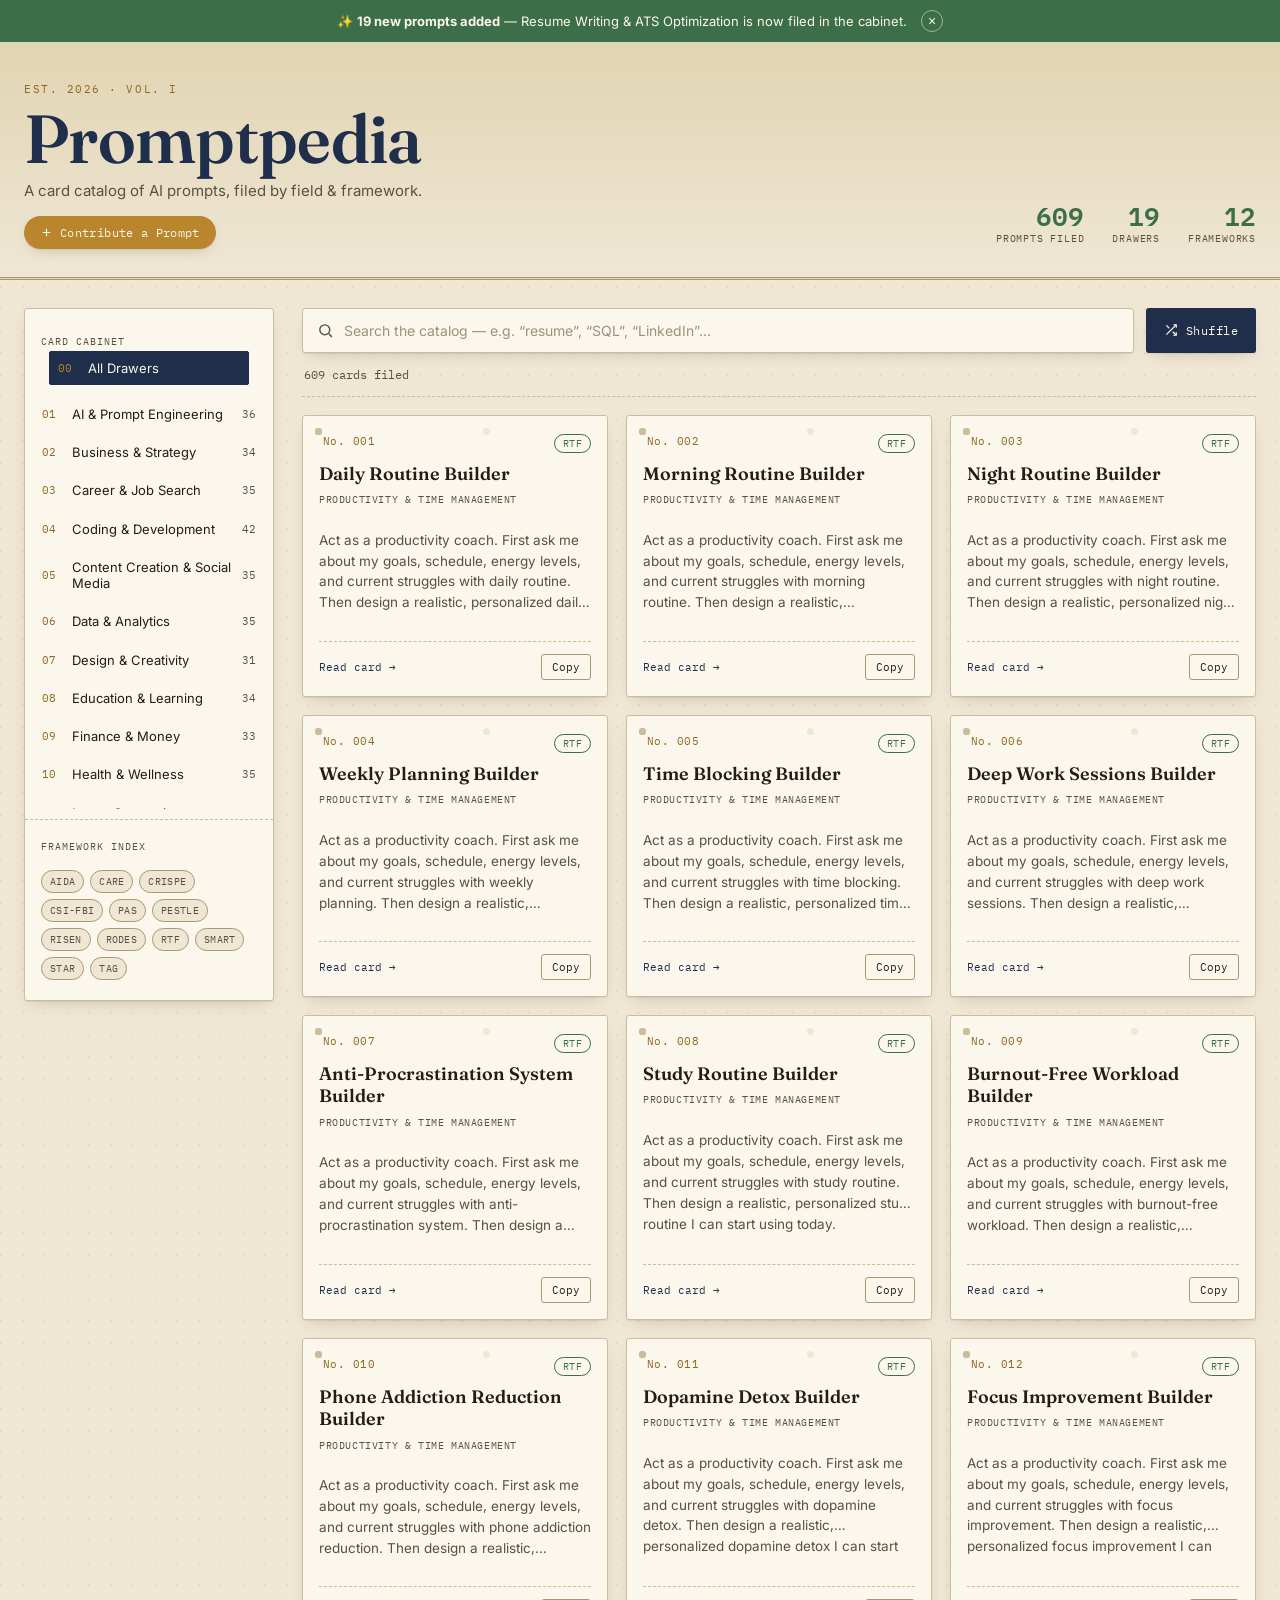
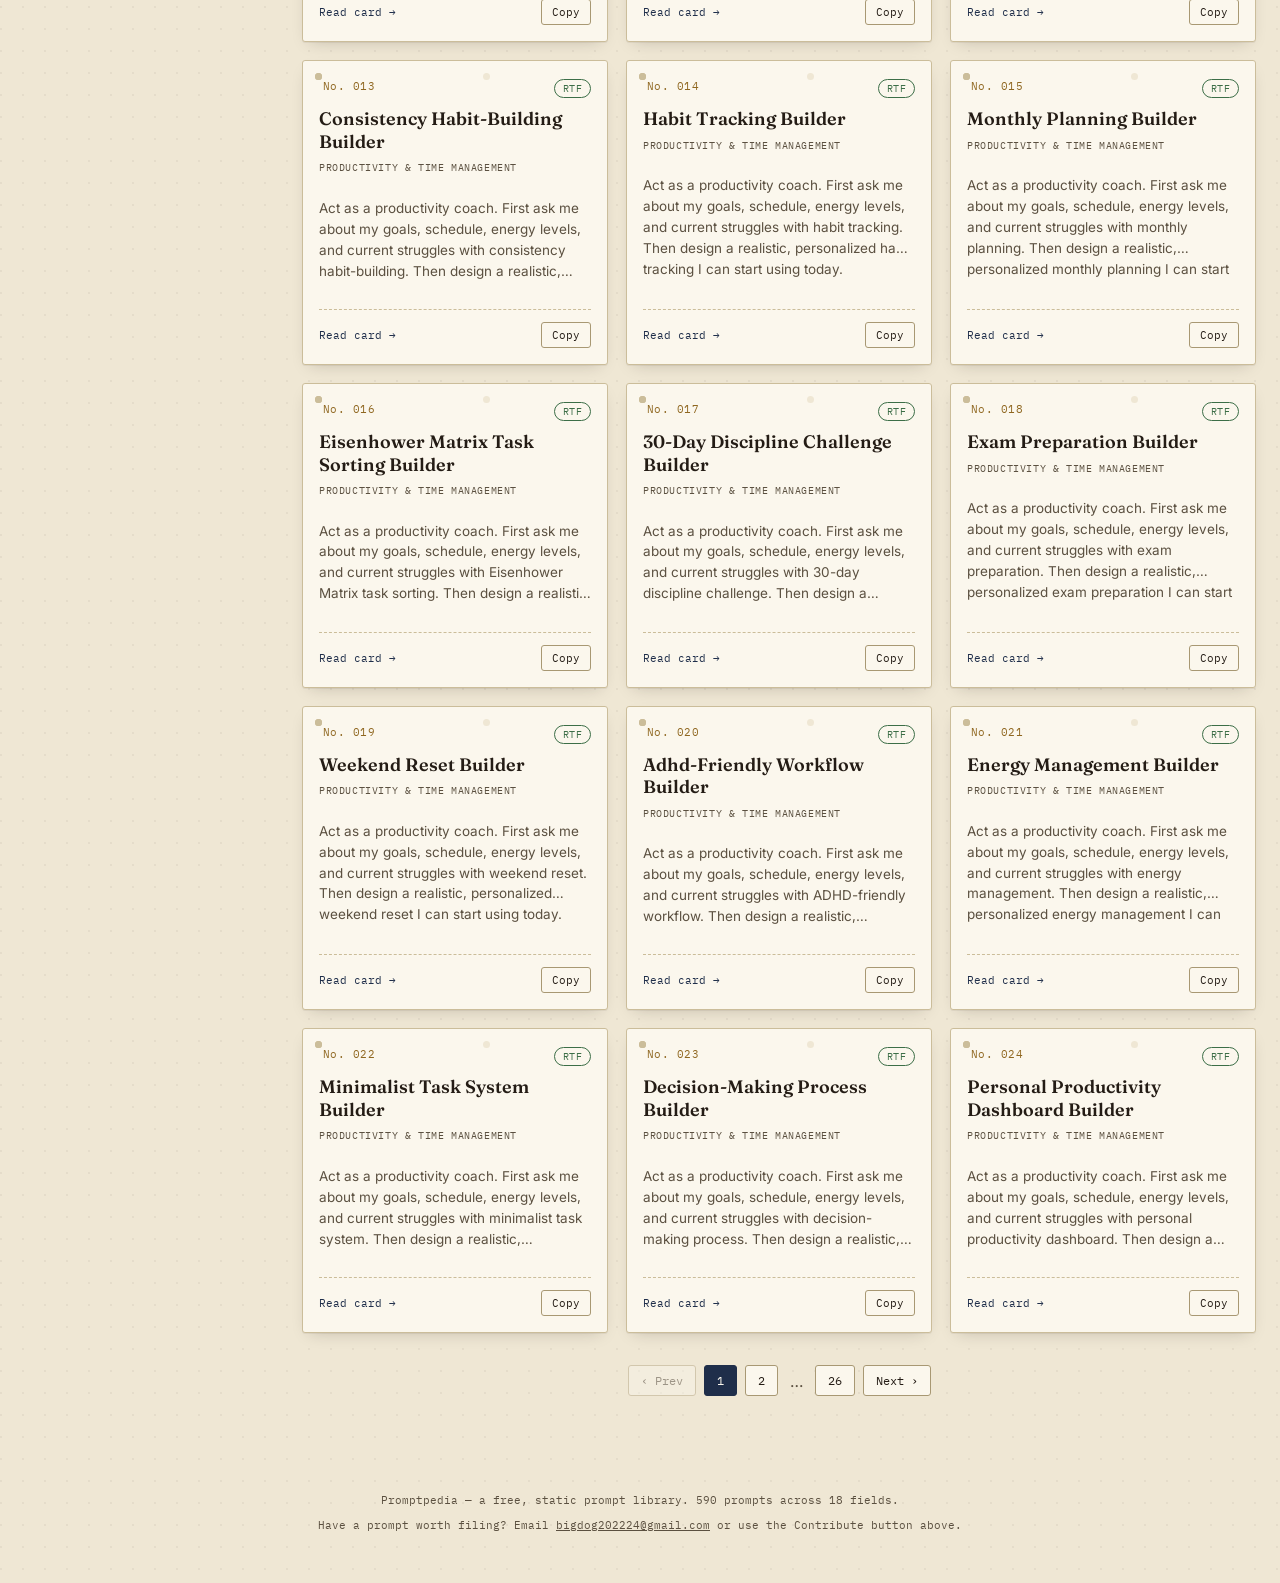
<file: index.html>
<!DOCTYPE html>
<html lang="en">
<head>
<meta charset="UTF-8" />
<meta name="viewport" content="width=device-width, initial-scale=1.0" />
<title>Promptpedia — The Prompt Catalog</title>
<meta name="description" content="A card-catalog library of 500+ AI prompts across every field." />
<link rel="preconnect" href="https://fonts.googleapis.com">
<link rel="preconnect" href="https://fonts.gstatic.com" crossorigin>
<link href="https://fonts.googleapis.com/css2?family=Fraunces:opsz,wght@9..144,400;9..144,500;9..144,600;9..144,700&family=IBM+Plex+Mono:wght@400;500;600&family=Inter:wght@400;500;600&display=swap" rel="stylesheet">
<link rel="stylesheet" href="./style.css" />
</head>
<body>

<div class="update-banner" id="updateBanner">
  <span class="update-banner-text">✨ <strong>19 new prompts added</strong> — Resume Writing &amp; ATS Optimization is now filed in the cabinet.</span>
  <button class="update-banner-close" id="updateBannerClose" aria-label="Dismiss">&times;</button>
</div>

<header class="masthead">
  <div class="masthead-inner">
    <div class="plate">
      <span class="plate-eyebrow">Est. 2026 &middot; Vol. I</span>
      <h1 class="plate-title">Promptpedia</h1>
      <p class="plate-sub">A card catalog of AI prompts, filed by field &amp; framework.</p>
      <button class="contribute-btn" id="contributeBtn">
        <svg viewBox="0 0 24 24" fill="none" stroke="currentColor" stroke-width="2"><path d="M12 5v14M5 12h14"/></svg>
        Contribute a Prompt
      </button>
    </div>
    <div class="plate-stats">
      <div class="stat"><span class="stat-num" id="statTotal">—</span><span class="stat-label">prompts filed</span></div>
      <div class="stat"><span class="stat-num" id="statCats">—</span><span class="stat-label">drawers</span></div>
      <div class="stat"><span class="stat-num" id="statFrameworks">—</span><span class="stat-label">frameworks</span></div>
    </div>
  </div>
</header>

<main class="reading-room">
  <aside class="cabinet" id="cabinet">
    <div class="cabinet-head">
      <span class="cabinet-label">Card Cabinet</span>
      <button class="drawer-btn active" data-category="" id="allDrawer">
        <span class="drawer-tab-num">00</span>
        <span class="drawer-tab-name">All Drawers</span>
      </button>
    </div>
    <nav class="drawers" id="drawerList" aria-label="Category filters"></nav>

    <div class="cabinet-head cabinet-head-fw">
      <span class="cabinet-label">Framework Index</span>
    </div>
    <div class="framework-chips" id="frameworkChips"></div>
  </aside>

  <section class="catalog">
    <div class="search-desk">
      <div class="search-field">
        <svg class="search-icon" viewBox="0 0 24 24" fill="none" stroke="currentColor" stroke-width="2">
          <circle cx="11" cy="11" r="7"/><line x1="21" y1="21" x2="16.65" y2="16.65"/>
        </svg>
        <input type="text" id="searchInput" placeholder="Search the catalog — e.g. &ldquo;resume&rdquo;, &ldquo;SQL&rdquo;, &ldquo;LinkedIn&rdquo;&hellip;" autocomplete="off" />
        <button class="clear-btn" id="clearSearch" aria-label="Clear search" hidden>&times;</button>
      </div>
      <button class="shuffle-btn" id="shuffleBtn" title="Pull a random card">
        <svg viewBox="0 0 24 24" fill="none" stroke="currentColor" stroke-width="2"><path d="M16 3h5v5"/><path d="M4 20L21 3"/><path d="M21 16v5h-5"/><path d="M15 15l6 6"/><path d="M4 4l5 5"/></svg>
        Shuffle
      </button>
    </div>

    <div class="results-strip">
      <span id="resultsLabel">Loading catalog&hellip;</span>
      <span class="breadcrumb" id="breadcrumb"></span>
    </div>

    <div class="card-grid" id="cardGrid" aria-live="polite"></div>

    <div class="pager" id="pager"></div>

    <div class="empty-state" id="emptyState" hidden>
      <div class="empty-stamp">NOT FILED</div>
      <p>No cards match that search. Try another term or clear the filters.</p>
    </div>
  </section>
</main>

<div class="card-overlay" id="cardOverlay" hidden>
  <div class="card-full" id="cardFull" role="dialog" aria-modal="true">
    <button class="overlay-close" id="overlayClose" aria-label="Close">&times;</button>
    <div id="cardFullContent"></div>
  </div>
</div>

<div class="toast" id="toast" hidden>Copied to clipboard</div>

<footer class="colophon">
  <p>Promptpedia &mdash; a free, static prompt library. 590 prompts across 18 fields.</p>
  <p>Have a prompt worth filing? Email <a href="mailto:bigdog202224@gmail.com">bigdog202224@gmail.com</a> or use the Contribute button above.</p>
</footer>

<script src="./script.js"></script>
</body>
</html>
</file>
<file: style.css>
/* ============================================================
   PROMPTPEDIA — card-catalog design system
   Palette:  paper #F1EAD9 · card #FBF7EE · ink #241C15
             navy #1F2E4A · ochre #B9862E · forest #3C6E47
   Type: Fraunces (display) · Inter (body/UI) · IBM Plex Mono (index labels)
   ============================================================ */

:root {
  --paper: #EFE7D4;
  --paper-dark: #E1D4B3;
  --card: #FBF7ED;
  --ink: #241C15;
  --ink-soft: #5B5040;
  --navy: #1F2E4A;
  --navy-soft: #35496e;
  --ochre: #B9862E;
  --ochre-deep: #8f6720;
  --forest: #3C6E47;
  --rule: #cbbd9a;
  --rule-strong: #a89873;
  --shadow: 0 1px 0 rgba(36,28,21,0.06), 0 6px 16px -8px rgba(36,28,21,0.25);
  --shadow-lift: 0 2px 0 rgba(36,28,21,0.08), 0 18px 30px -12px rgba(36,28,21,0.35);
  --radius-card: 3px;
  --font-display: "Fraunces", ui-serif, Georgia, serif;
  --font-body: "Inter", system-ui, -apple-system, sans-serif;
  --font-mono: "IBM Plex Mono", ui-monospace, SFMono-Regular, monospace;
}

* { box-sizing: border-box; }

html { scroll-behavior: smooth; }

body {
  margin: 0;
  background: var(--paper);
  background-image:
    radial-gradient(circle at 1px 1px, rgba(36,28,21,0.05) 1px, transparent 0);
  background-size: 22px 22px;
  color: var(--ink);
  font-family: var(--font-body);
  -webkit-font-smoothing: antialiased;
}

a { color: inherit; }

::selection { background: var(--ochre); color: var(--card); }

/* ---------- focus ---------- */
button:focus-visible,
input:focus-visible,
.prompt-card:focus-visible {
  outline: 2px solid var(--navy);
  outline-offset: 2px;
}

/* ---------- masthead ---------- */
/* ---------- update banner ---------- */
.update-banner {
  display: flex;
  align-items: center;
  justify-content: center;
  gap: 14px;
  background: var(--forest);
  color: var(--card);
  padding: 10px 20px;
  text-align: center;
  font-size: 13px;
  flex-wrap: wrap;
}
.update-banner-text strong { font-weight: 700; }
.update-banner-close {
  background: transparent;
  border: 1px solid rgba(251,247,237,0.5);
  color: var(--card);
  width: 22px;
  height: 22px;
  border-radius: 50%;
  cursor: pointer;
  font-size: 14px;
  line-height: 1;
  flex-shrink: 0;
}
.update-banner-close:hover { background: rgba(251,247,237,0.15); }
.update-banner[hidden] { display: none; }

.masthead {
  border-bottom: 3px double var(--rule-strong);
  background: linear-gradient(180deg, var(--paper-dark), var(--paper));
  padding: 0 24px;
}

.masthead-inner {
  max-width: 1280px;
  margin: 0 auto;
  padding: 40px 0 28px;
  display: flex;
  align-items: flex-end;
  justify-content: space-between;
  gap: 24px;
  flex-wrap: wrap;
}

.plate-eyebrow {
  font-family: var(--font-mono);
  font-size: 11px;
  letter-spacing: 0.14em;
  text-transform: uppercase;
  color: var(--ochre-deep);
  display: block;
  margin-bottom: 10px;
}

.plate-title {
  font-family: var(--font-display);
  font-optical-sizing: auto;
  font-weight: 600;
  font-size: clamp(40px, 6vw, 68px);
  line-height: 0.95;
  margin: 0;
  color: var(--navy);
  letter-spacing: -0.01em;
}

.plate-sub {
  font-family: var(--font-body);
  color: var(--ink-soft);
  font-size: 15px;
  margin: 10px 0 0;
  max-width: 46ch;
}

.contribute-btn {
  display: inline-flex;
  align-items: center;
  gap: 7px;
  margin-top: 16px;
  background: var(--ochre);
  color: var(--card);
  border: none;
  border-radius: 20px;
  padding: 9px 16px;
  font-family: var(--font-mono);
  font-size: 12px;
  letter-spacing: 0.03em;
  cursor: pointer;
  box-shadow: var(--shadow);
  transition: background .12s ease, transform .12s ease;
}
.contribute-btn:hover { background: var(--ochre-deep); transform: translateY(-1px); }
.contribute-btn svg { width: 13px; height: 13px; }

.plate-stats {
  display: flex;
  gap: 28px;
  padding-bottom: 4px;
}

.stat { display: flex; flex-direction: column; align-items: flex-end; }
.stat-num {
  font-family: var(--font-mono);
  font-size: 26px;
  font-weight: 600;
  color: var(--forest);
  line-height: 1;
}
.stat-label {
  font-family: var(--font-mono);
  font-size: 10px;
  letter-spacing: 0.08em;
  text-transform: uppercase;
  color: var(--ink-soft);
  margin-top: 4px;
}

/* ---------- layout ---------- */
.reading-room {
  max-width: 1280px;
  margin: 0 auto;
  padding: 28px 24px 60px;
  display: grid;
  grid-template-columns: 250px 1fr;
  gap: 28px;
  align-items: start;
}

/* ---------- cabinet / sidebar ---------- */
.cabinet {
  position: sticky;
  top: 20px;
  background: var(--card);
  border: 1px solid var(--rule);
  border-radius: var(--radius-card);
  box-shadow: var(--shadow);
  padding: 6px 0 16px;
}

.cabinet-head {
  padding: 14px 16px 8px;
}
.cabinet-head-fw { border-top: 1px dashed var(--rule); margin-top: 10px; }

.cabinet-label {
  font-family: var(--font-mono);
  font-size: 10px;
  letter-spacing: 0.1em;
  text-transform: uppercase;
  color: var(--ink-soft);
}

.drawer-btn {
  width: calc(100% - 16px);
  margin: 2px 8px;
  display: flex;
  align-items: center;
  gap: 10px;
  padding: 8px 8px;
  background: transparent;
  border: 1px solid transparent;
  border-radius: 2px;
  cursor: pointer;
  text-align: left;
  font-family: var(--font-body);
  font-size: 13px;
  color: var(--ink);
  transition: background .12s ease, border-color .12s ease;
}
.drawer-btn:hover { background: var(--paper); }
.drawer-btn.active {
  background: var(--navy);
  color: var(--card);
  border-color: var(--navy);
}
.drawer-btn.active .drawer-tab-num { color: var(--ochre); }
.drawer-btn.active .drawer-count { color: rgba(251,247,237,0.7); }

.drawer-tab-num {
  font-family: var(--font-mono);
  font-size: 11px;
  color: var(--ochre-deep);
  min-width: 20px;
}

.drawer-tab-name { flex: 1; line-height: 1.25; }

.drawer-count {
  font-family: var(--font-mono);
  font-size: 11px;
  color: var(--ink-soft);
}

.drawers { display: flex; flex-direction: column; padding-bottom: 4px; max-height: 46vh; overflow-y: auto; }

.framework-chips {
  display: flex;
  flex-wrap: wrap;
  gap: 6px;
  padding: 8px 16px 4px;
}

.fw-chip {
  font-family: var(--font-mono);
  font-size: 10px;
  letter-spacing: 0.03em;
  padding: 4px 8px;
  border: 1px solid var(--rule-strong);
  border-radius: 20px;
  background: var(--paper);
  cursor: pointer;
  color: var(--ink-soft);
}
.fw-chip.active {
  background: var(--forest);
  border-color: var(--forest);
  color: var(--card);
}

/* ---------- search desk ---------- */
.search-desk {
  display: flex;
  gap: 12px;
  margin-bottom: 14px;
}

.search-field {
  flex: 1;
  display: flex;
  align-items: center;
  gap: 10px;
  background: var(--card);
  border: 1px solid var(--rule);
  border-radius: var(--radius-card);
  padding: 0 14px;
  box-shadow: var(--shadow);
}
.search-icon { width: 17px; height: 17px; color: var(--ink-soft); flex-shrink: 0; }
.search-field input {
  flex: 1;
  border: none;
  background: transparent;
  padding: 13px 0;
  font-family: var(--font-body);
  font-size: 14px;
  color: var(--ink);
  outline: none;
}
.search-field input::placeholder { color: #9c917a; }

.clear-btn {
  border: none;
  background: var(--paper);
  color: var(--ink-soft);
  width: 22px; height: 22px;
  border-radius: 50%;
  cursor: pointer;
  font-size: 15px;
  line-height: 1;
}

.shuffle-btn {
  display: flex;
  align-items: center;
  gap: 8px;
  background: var(--navy);
  color: var(--card);
  border: none;
  border-radius: var(--radius-card);
  padding: 0 18px;
  font-family: var(--font-mono);
  font-size: 12px;
  letter-spacing: 0.04em;
  cursor: pointer;
  box-shadow: var(--shadow);
  transition: background .12s ease, transform .12s ease;
}
.shuffle-btn:hover { background: var(--navy-soft); transform: translateY(-1px); }
.shuffle-btn svg { width: 14px; height: 14px; }

/* ---------- results strip ---------- */
.results-strip {
  display: flex;
  justify-content: space-between;
  align-items: baseline;
  font-family: var(--font-mono);
  font-size: 11.5px;
  color: var(--ink-soft);
  padding: 0 2px 14px;
  border-bottom: 1px dashed var(--rule);
  margin-bottom: 18px;
}
.breadcrumb { color: var(--ochre-deep); }

/* ---------- card grid ---------- */
.card-grid {
  display: grid;
  grid-template-columns: repeat(auto-fill, minmax(268px, 1fr));
  gap: 18px;
}

.prompt-card {
  position: relative;
  background: var(--card);
  border: 1px solid var(--rule);
  border-radius: var(--radius-card);
  padding: 18px 16px 16px;
  box-shadow: var(--shadow);
  cursor: pointer;
  transition: transform .14s ease, box-shadow .14s ease;
  display: flex;
  flex-direction: column;
  min-height: 210px;
}
.prompt-card::before {
  /* punch holes like a library card */
  content: "";
  position: absolute;
  top: 12px; left: 12px;
  width: 7px; height: 7px;
  border-radius: 50%;
  background: var(--paper);
  box-shadow: 0 0 0 1px var(--rule) inset, 168px 0 0 0 var(--paper), 168px 0 0 1px var(--rule) inset;
}
.prompt-card:hover {
  transform: translateY(-3px) rotate(-0.15deg);
  box-shadow: var(--shadow-lift);
}

.card-row-top {
  display: flex;
  justify-content: space-between;
  align-items: flex-start;
  margin-bottom: 10px;
  padding-left: 4px;
}

.card-id {
  font-family: var(--font-mono);
  font-size: 10.5px;
  color: var(--ochre-deep);
  letter-spacing: 0.04em;
}

.card-framework {
  font-family: var(--font-mono);
  font-size: 9.5px;
  letter-spacing: 0.04em;
  color: var(--forest);
  border: 1px solid var(--forest);
  border-radius: 20px;
  padding: 2px 8px;
  white-space: nowrap;
}

.card-title {
  font-family: var(--font-display);
  font-weight: 600;
  font-size: 18px;
  line-height: 1.25;
  margin: 0 0 8px;
  color: var(--ink);
}

.card-category {
  font-family: var(--font-mono);
  font-size: 10px;
  color: var(--ink-soft);
  text-transform: uppercase;
  letter-spacing: 0.06em;
  margin-bottom: 10px;
}

.card-snippet {
  font-size: 13.5px;
  line-height: 1.55;
  color: var(--ink-soft);
  flex: 1;
  display: -webkit-box;
  -webkit-line-clamp: 4;
  -webkit-box-orient: vertical;
  overflow: hidden;
}

.card-footer {
  display: flex;
  justify-content: space-between;
  align-items: center;
  margin-top: 14px;
  padding-top: 12px;
  border-top: 1px dashed var(--rule);
}

.card-cta {
  font-family: var(--font-mono);
  font-size: 11px;
  color: var(--navy);
}

.copy-btn {
  background: transparent;
  border: 1px solid var(--rule-strong);
  color: var(--ink);
  font-family: var(--font-mono);
  font-size: 10.5px;
  padding: 5px 10px;
  border-radius: 3px;
  cursor: pointer;
  transition: background .12s ease, color .12s ease;
}
.copy-btn:hover { background: var(--ochre); border-color: var(--ochre); color: var(--card); }

/* ---------- pager ---------- */
.pager {
  display: flex;
  justify-content: center;
  align-items: center;
  gap: 8px;
  margin-top: 32px;
  flex-wrap: wrap;
}
.pager button {
  font-family: var(--font-mono);
  font-size: 12px;
  border: 1px solid var(--rule-strong);
  background: var(--card);
  color: var(--ink);
  padding: 7px 12px;
  border-radius: 3px;
  cursor: pointer;
}
.pager button.active { background: var(--navy); color: var(--card); border-color: var(--navy); }
.pager button:disabled { opacity: 0.4; cursor: default; }
.pager button:hover:not(:disabled):not(.active) { background: var(--paper); }

/* ---------- empty state ---------- */
.empty-state { text-align: center; padding: 60px 20px; color: var(--ink-soft); }
.empty-stamp {
  display: inline-block;
  font-family: var(--font-mono);
  font-weight: 600;
  letter-spacing: 0.1em;
  color: #b23b3b;
  border: 2px solid #b23b3b;
  border-radius: 4px;
  padding: 6px 14px;
  transform: rotate(-4deg);
  margin-bottom: 14px;
}

/* ---------- overlay / full card ---------- */
.card-overlay {
  position: fixed;
  inset: 0;
  background: rgba(28, 22, 15, 0.55);
  backdrop-filter: blur(2px);
  display: none;
  align-items: center;
  justify-content: center;
  padding: 24px;
  z-index: 100;
}
.card-overlay:not([hidden]) {
  display: flex;
}

.card-full {
  position: relative;
  background: var(--card);
  border-radius: 6px;
  max-width: 620px;
  width: 100%;
  max-height: 84vh;
  overflow-y: auto;
  padding: 34px 30px 28px;
  box-shadow: var(--shadow-lift);
  border: 1px solid var(--rule);
}

.overlay-close {
  position: absolute;
  top: 14px; right: 14px;
  width: 30px; height: 30px;
  border-radius: 50%;
  border: 1px solid var(--rule-strong);
  background: var(--paper);
  font-size: 18px;
  cursor: pointer;
  color: var(--ink);
}

.full-id { font-family: var(--font-mono); font-size: 11px; color: var(--ochre-deep); margin-bottom: 10px; }
.full-title { font-family: var(--font-display); font-size: 28px; font-weight: 600; margin: 0 0 6px; color: var(--navy); }
.full-meta { display: flex; gap: 8px; margin-bottom: 18px; flex-wrap: wrap; }
.full-tag {
  font-family: var(--font-mono);
  font-size: 10.5px;
  border: 1px solid var(--rule-strong);
  padding: 3px 9px;
  border-radius: 20px;
  color: var(--ink-soft);
}
.full-prompt {
  background: var(--paper);
  border: 1px solid var(--rule);
  border-left: 3px solid var(--ochre);
  border-radius: 3px;
  padding: 18px 18px;
  font-size: 15px;
  line-height: 1.65;
  color: var(--ink);
  white-space: pre-wrap;
}
.full-actions { display: flex; gap: 10px; margin-top: 18px; }
.full-actions button {
  font-family: var(--font-mono);
  font-size: 12px;
  padding: 10px 16px;
  border-radius: 3px;
  border: 1px solid var(--navy);
  background: var(--navy);
  color: var(--card);
  cursor: pointer;
}
.full-actions button.secondary {
  background: transparent;
  color: var(--navy);
}

/* ---------- contribute form ---------- */
.contrib-field {
  margin-bottom: 14px;
  display: flex;
  flex-direction: column;
  gap: 6px;
}
.contrib-field label {
  font-family: var(--font-mono);
  font-size: 10.5px;
  letter-spacing: 0.05em;
  text-transform: uppercase;
  color: var(--ink-soft);
}
.contrib-field input,
.contrib-field select,
.contrib-field textarea {
  font-family: var(--font-body);
  font-size: 14px;
  color: var(--ink);
  background: var(--paper);
  border: 1px solid var(--rule-strong);
  border-radius: 3px;
  padding: 10px 12px;
  outline: none;
  resize: vertical;
}
.contrib-field input:focus,
.contrib-field select:focus,
.contrib-field textarea:focus {
  border-color: var(--navy);
}
.contrib-hint {
  font-size: 12px;
  color: var(--ink-soft);
  margin: -4px 0 16px;
  line-height: 1.5;
}
.contrib-hint a { color: var(--navy); font-weight: 600; }
.contrib-note {
  font-family: var(--font-mono);
  font-size: 11px;
  color: var(--ink-soft);
  margin-top: 10px;
}

/* ---------- toast ---------- */
.toast {
  position: fixed;
  bottom: 26px;
  left: 50%;
  transform: translateX(-50%);
  background: var(--ink);
  color: var(--card);
  font-family: var(--font-mono);
  font-size: 12.5px;
  padding: 10px 18px;
  border-radius: 20px;
  box-shadow: var(--shadow-lift);
  z-index: 200;
  animation: toast-in .18s ease;
}
@keyframes toast-in { from { opacity: 0; transform: translate(-50%, 8px); } to { opacity: 1; transform: translate(-50%,0); } }

/* ---------- footer ---------- */
.colophon {
  text-align: center;
  padding: 26px 20px 40px;
  font-family: var(--font-mono);
  font-size: 11px;
  color: var(--ink-soft);
}

/* ---------- responsive ---------- */
@media (max-width: 880px) {
  .reading-room { grid-template-columns: 1fr; }
  .cabinet { position: static; }
  .drawers { max-height: none; }
  .plate-stats { gap: 18px; }
}

@media (max-width: 480px) {
  .search-desk { flex-direction: column; }
  .shuffle-btn { justify-content: center; }
}

@media (prefers-reduced-motion: reduce) {
  html { scroll-behavior: auto; }
  .prompt-card, .shuffle-btn { transition: none; }
}
</file>
